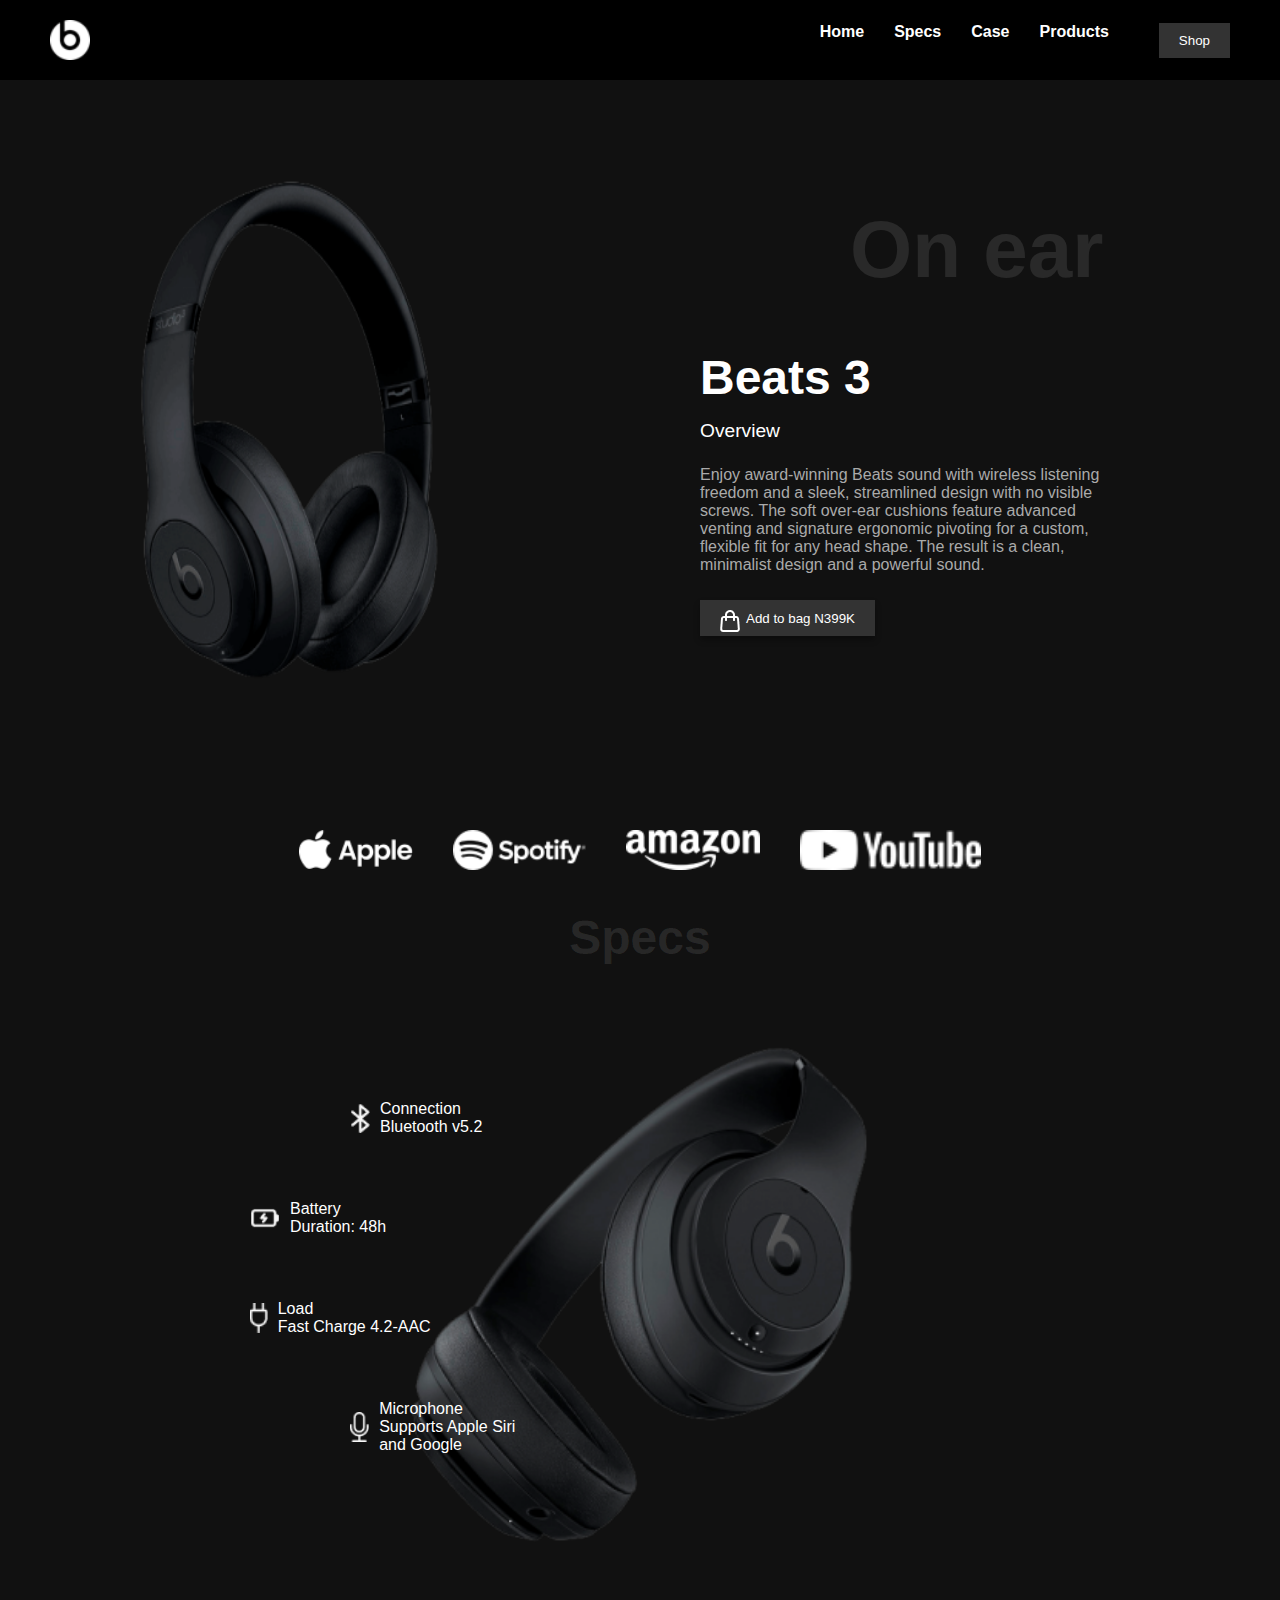
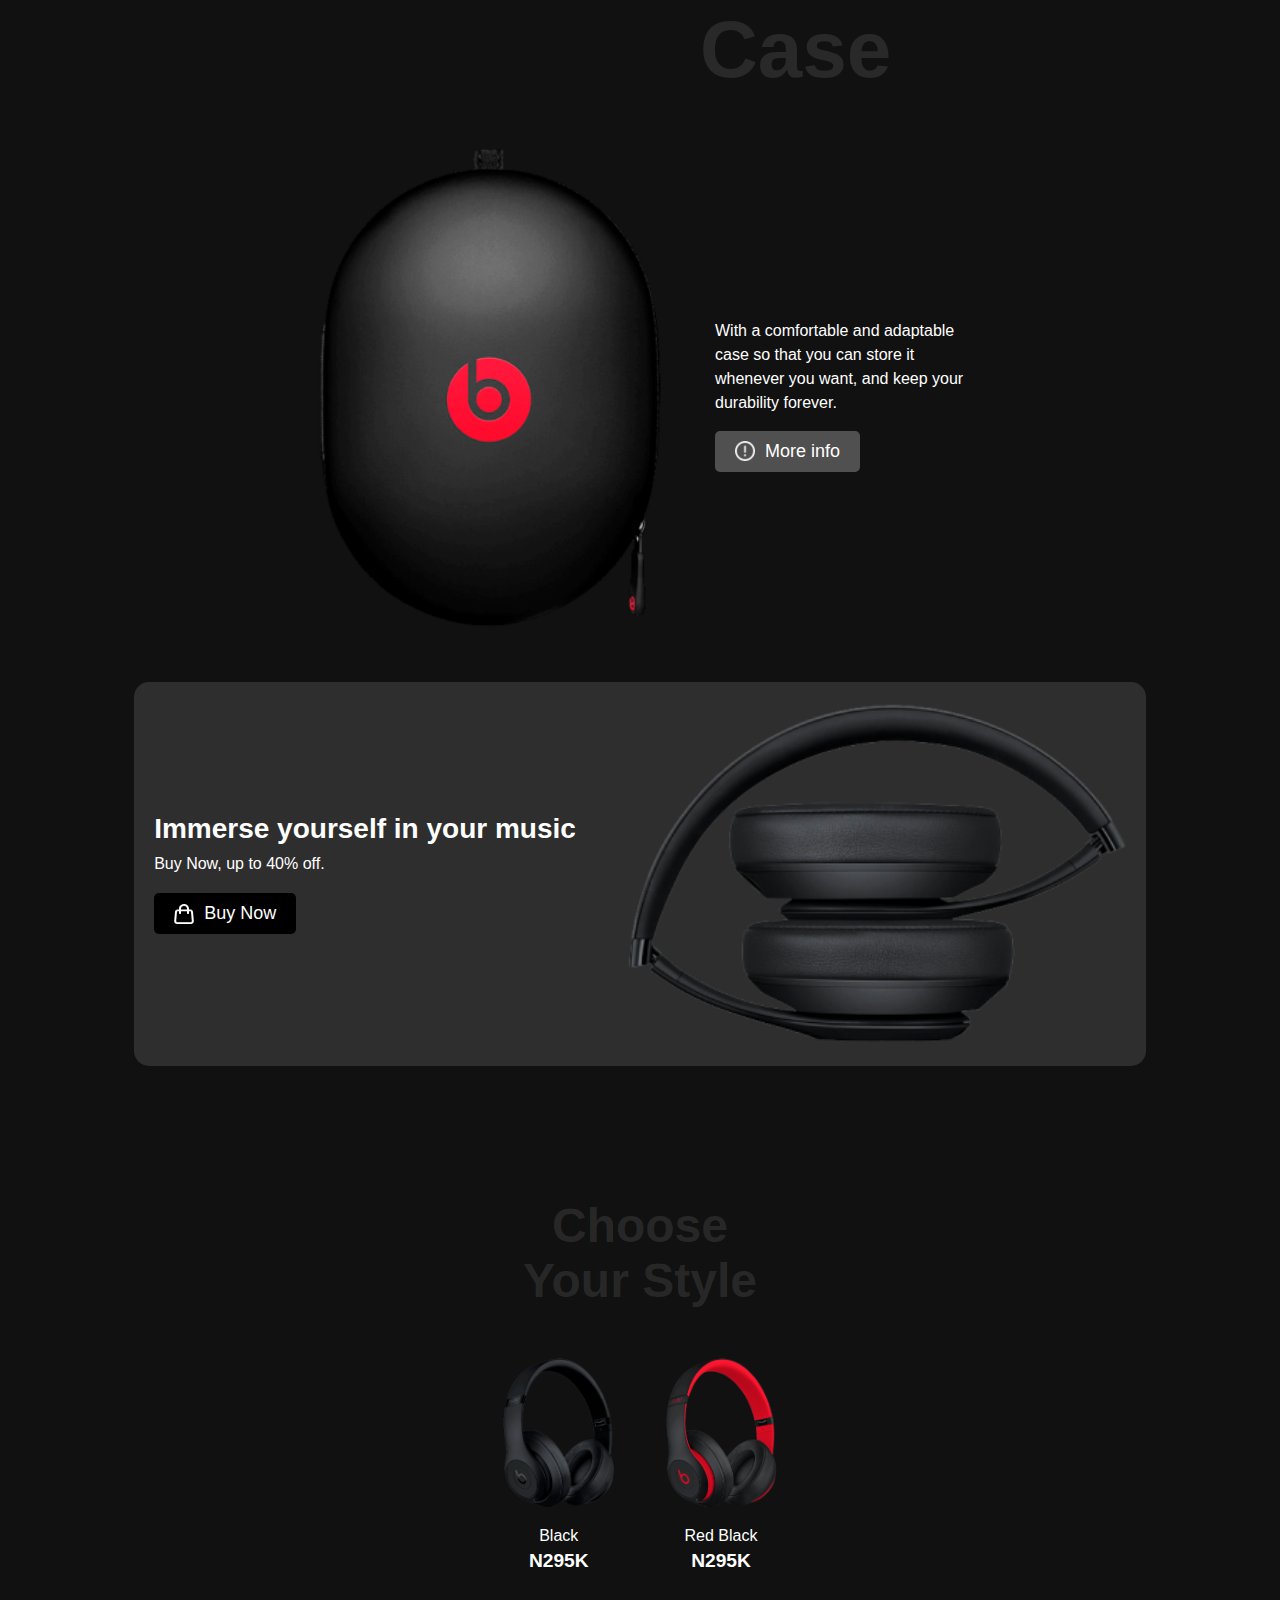
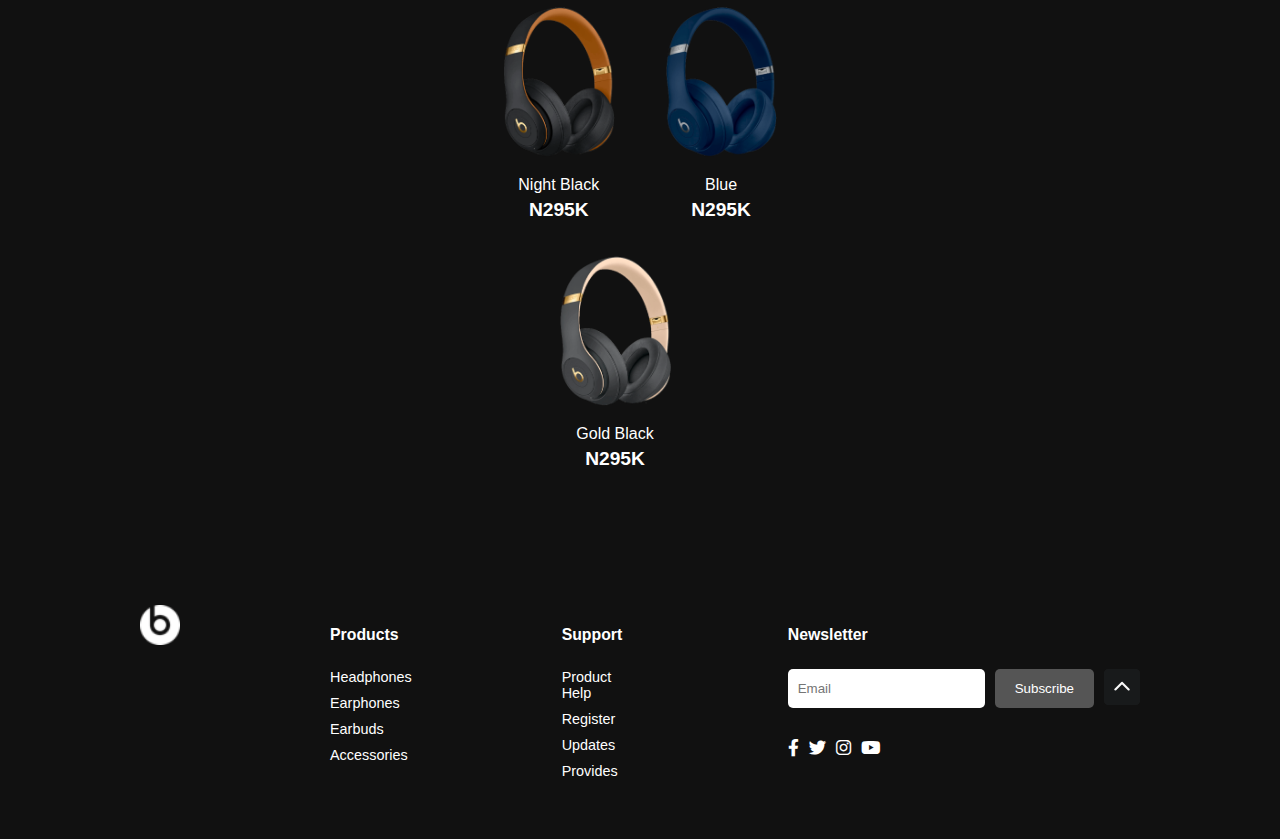
<file: Multi Web page Assignment/multipage assignment 1/index.html>
<!DOCTYPE html>
<html lang="en">
<head>
    <meta charset="UTF-8">
    <meta name="viewport" content="width=device-width, initial-scale=1.0">
    <title>Beats 3</title>
    <link rel="stylesheet" href="styles.css">
    <link rel="stylesheet" href="https://cdnjs.cloudflare.com/ajax/libs/font-awesome/6.0.0-beta3/css/all.min.css">
</head>
<body>
    <header>
        <img src="images/beatsLogo.png" alt="Logo" class="logo">
        <nav>
            <ul>
                <li><a href="#">Home</a></li>
                <li><a href="#">Specs</a></li>
                <li><a href="#">Case</a></li>
                <li><a href="#">Products</a></li>
                <a href="#"><button class="shop-button">Shop</button></a>
                
            </ul>
            
        </nav>
    </header>
    <section class="hero">
        <img src="images/black.png" alt="Headphones" class="hero-image">
        <div class="hero-text">
            <h1>On ear</h1>
            <h2>Beats 3</h2>
            <p class="overview">Overview</p>
            <p class="description">Enjoy award-winning Beats sound with wireless listening <br> freedom and a sleek, streamlined design with no visible <br> screws. The soft over-ear cushions feature advanced <br> venting and signature ergonomic pivoting for a custom, <br> flexible fit for any head shape. The result is a clean, <br> minimalist design and a powerful sound.</p>
            <button class="add-to-bag">Add to bag N399K</button>
            <!-- <span class="price">N399K</span> -->
        </div>
    </section>

    <section class="specs">
        <div class="brands">
            <img src="images/appleLogo.png" alt="Apple">
            <img src="images/spotifyLogo.png" alt="Spotify">
            <img src="images/amazonLogo.png" alt="Amazon">
            <img src="images/youtubeLogo.png" alt="YouTube">
        </div>
        <h2>Specs</h2>
        <div class="spec-details">
            <div class="spec-item"id="x">
                <img src="icons/bluetooth.png" alt="Bluetooth Icon">
                <div>
                    <p>Connection</p>
                    <p>Bluetooth v5.2</p>
                </div>
            </div>
            <div class="spec-item" id="u" >
                <img src="icons/battery.png" alt="Battery Icon">
                <div>
                    <p>Battery</p>
                    <p>Duration: 48h</p>
                </div>
            </div>
            <div class="spec-item"id="v">
                <img src="icons/charger.png" alt="Charging Icon">
                <div>
                    <p>Load</p>
                    <p>Fast Charge 4.2-AAC</p>
                </div>
            </div>
            <div class="spec-item" id="w">
                <img src="icons/mic.png" alt="Microphone Icon">
                <div>
                    <p>Microphone</p>
                    <p>Supports Apple Siri <br> and Google</p>
                </div>
            </div>
        </div>
        <img src="images/specsImage.png" alt="Headphones" class="spec-image">
    </section>
    
    <br>

    <br>    

    <br>

    <br>

    <br>

    <br>

    <br>    

    <br>

   
    <div class="container">
        <h1>Case</h1>
        <div class="content">
            <img src="images/caseImage.png" alt="Beats Case" class="case-image">
            <div class="descriptions">
                <p>With a comfortable and adaptable case so that you can store it whenever you want, and keep your durability forever.</p>
                <button class="more-info-button">
                    <img src="icons/group.png" alt="Info Icon" class="icon">
                    More info
                </button>
                
            </div>
        </div>
    </div>


    <div class="promo-section">
        <div class="promo-content">
            <div class="promo-text">
                <h2>Immerse yourself in your music</h2>
                <p>Buy Now, up to 40% off.</p>
                <button class="buy-now-button">
                    <img src="icons/shoppingBag.png" alt="Buy Icon" class="icon">
                    Buy Now
                </button>
            </div>
            <img src="images/buyNowSectionImage.png" alt="Headphones" class="promo-image">
        </div>
    </div>
    
<!-- Add this below your existing promo-section -->
<div class="choose-style-section">
    <h1>Choose <br> Your Style</h1>
    <div class="styles-row">
        <div class="style-option">
            <img src="images/black.png" alt="Black Headphones">
            <p>Black</p>
            <p class="price">N295K</p>
        </div>
        <div class="style-option">
            <img src="images/redBlack.png" alt="Red Black Headphones">
            <p>Red Black</p>
            <p class="price">N295K</p>
        </div>
    </div>
    <div class="styles-row">
        <div class="style-option">
            <img src="images/nightBlack.png" alt="Night Black Headphones">
            <p>Night Black</p>
            <p class="price">N295K</p>
        </div>
        <div class="style-option">
            <img src="images/blue.png" alt="Blue Headphones">
            <p>Blue</p>
            <p class="price">N295K</p>
        </div>

    </div>
    <div class="styles-row">
        <div class="style-option">
            <img src="images/twilightGray.png" alt="Gold Black Headphones">
            <p>Gold Black</p>
            <p class="price">N295K</p>
        </div>
        <div class="style-option">
            <!-- <img src="images/nightBlack.png" alt="Gold Black Headphones"> -->
            <!-- <p>Gold Black</p> -->
            <!-- <p class="price">N295K</p> -->
        </div>
    </div>
</div>

<!-- Add this HTML below your "Choose Your Style" section -->
<footer class="footer-section">
    <div class="footer-content">
        <div class="footer-logo">
            <img src="images/beatsLogo.png" alt="Logo">
        </div>
        <div class="footer-links">
            <div class="footer-column">
                <h4>Products</h4>
                <ul>
                    <li><a href="#">Headphones</a></li>
                    <li><a href="#">Earphones</a></li>
                    <li><a href="#">Earbuds</a></li>
                    <li><a href="#">Accessories</a></li>
                </ul>
            </div>
            <div class="footer-column">
                <h4>Support</h4>
                <ul>
                    <li><a href="#">Product Help</a></li>
                    <li><a href="#">Register</a></li>
                    <li><a href="#">Updates</a></li>
                    <li><a href="#">Provides</a></li>
                </ul>
            </div>
            <div class="footer-column">
                <h4>Newsletter</h4>
                <form>
                    <input type="email" placeholder="Email">
                    <button type="submit">Subscribe</button>
                    <a href="#" class="back-to-top"><img src="icons/upArrow.png" alt="Back to Top"></a>
                </form>
                <div class="footer-social">
                    <a href="#"><i class="fab fa-facebook-f"></i></a>
                    <a href="#"><i class="fab fa-twitter"></i></a>
                    <a href="#"><i class="fab fa-instagram"></i></a>
                    <a href="#"><i class="fab fa-youtube"></i></a>
                </div>
            </div>
        </div>
    </div>
</footer>


</body>
</html>
</file>
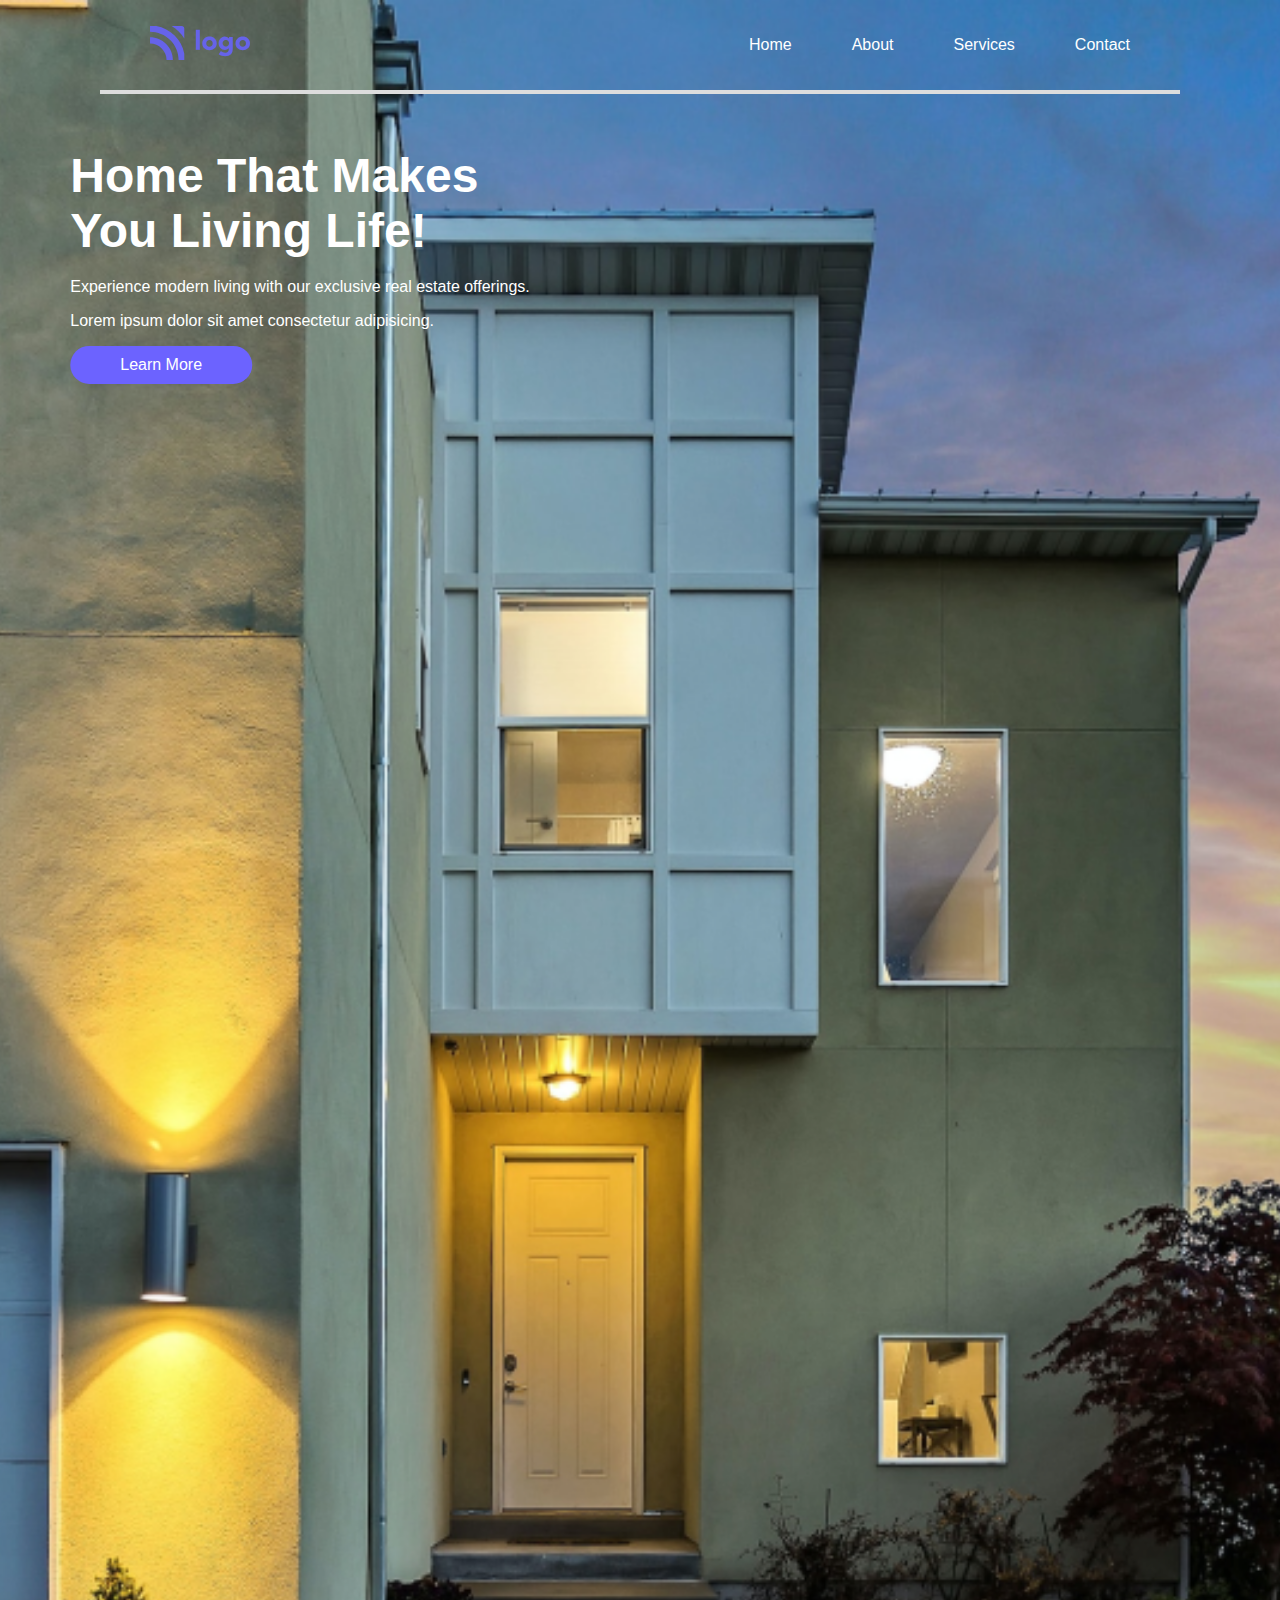
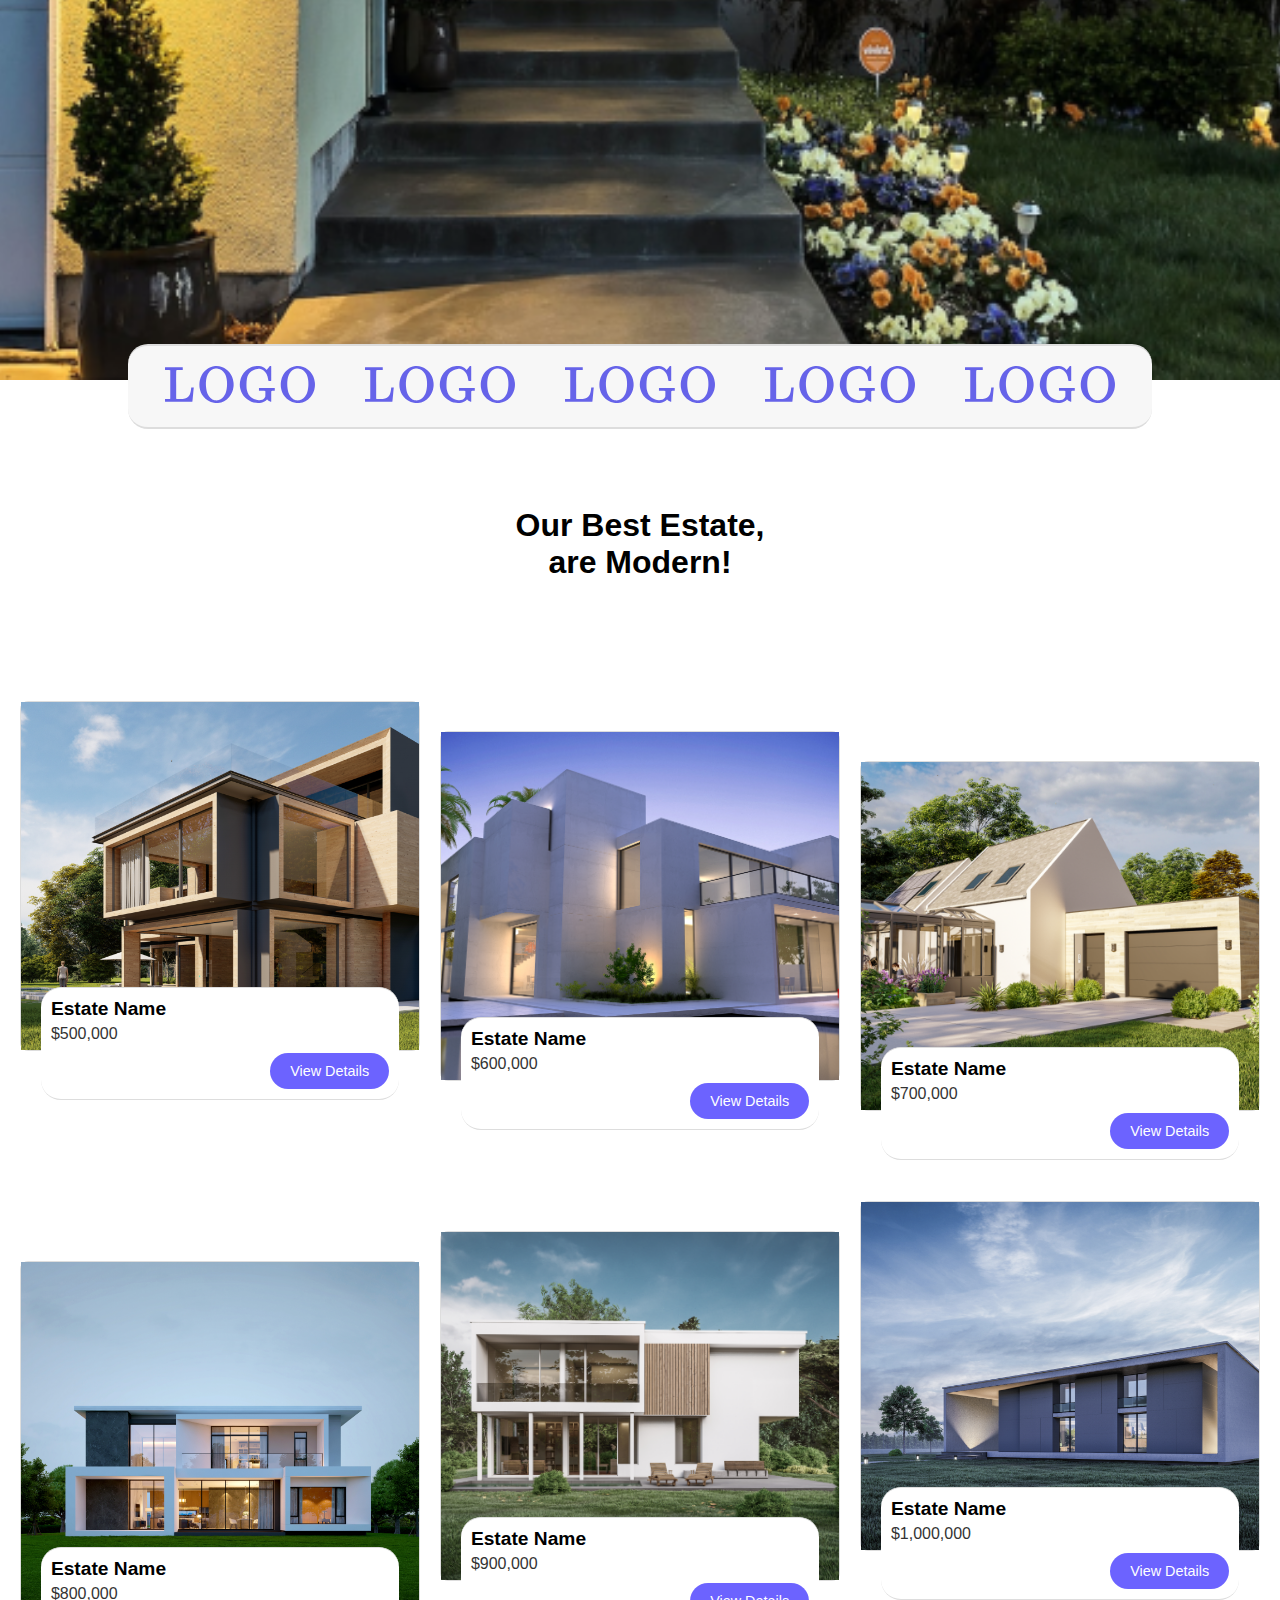
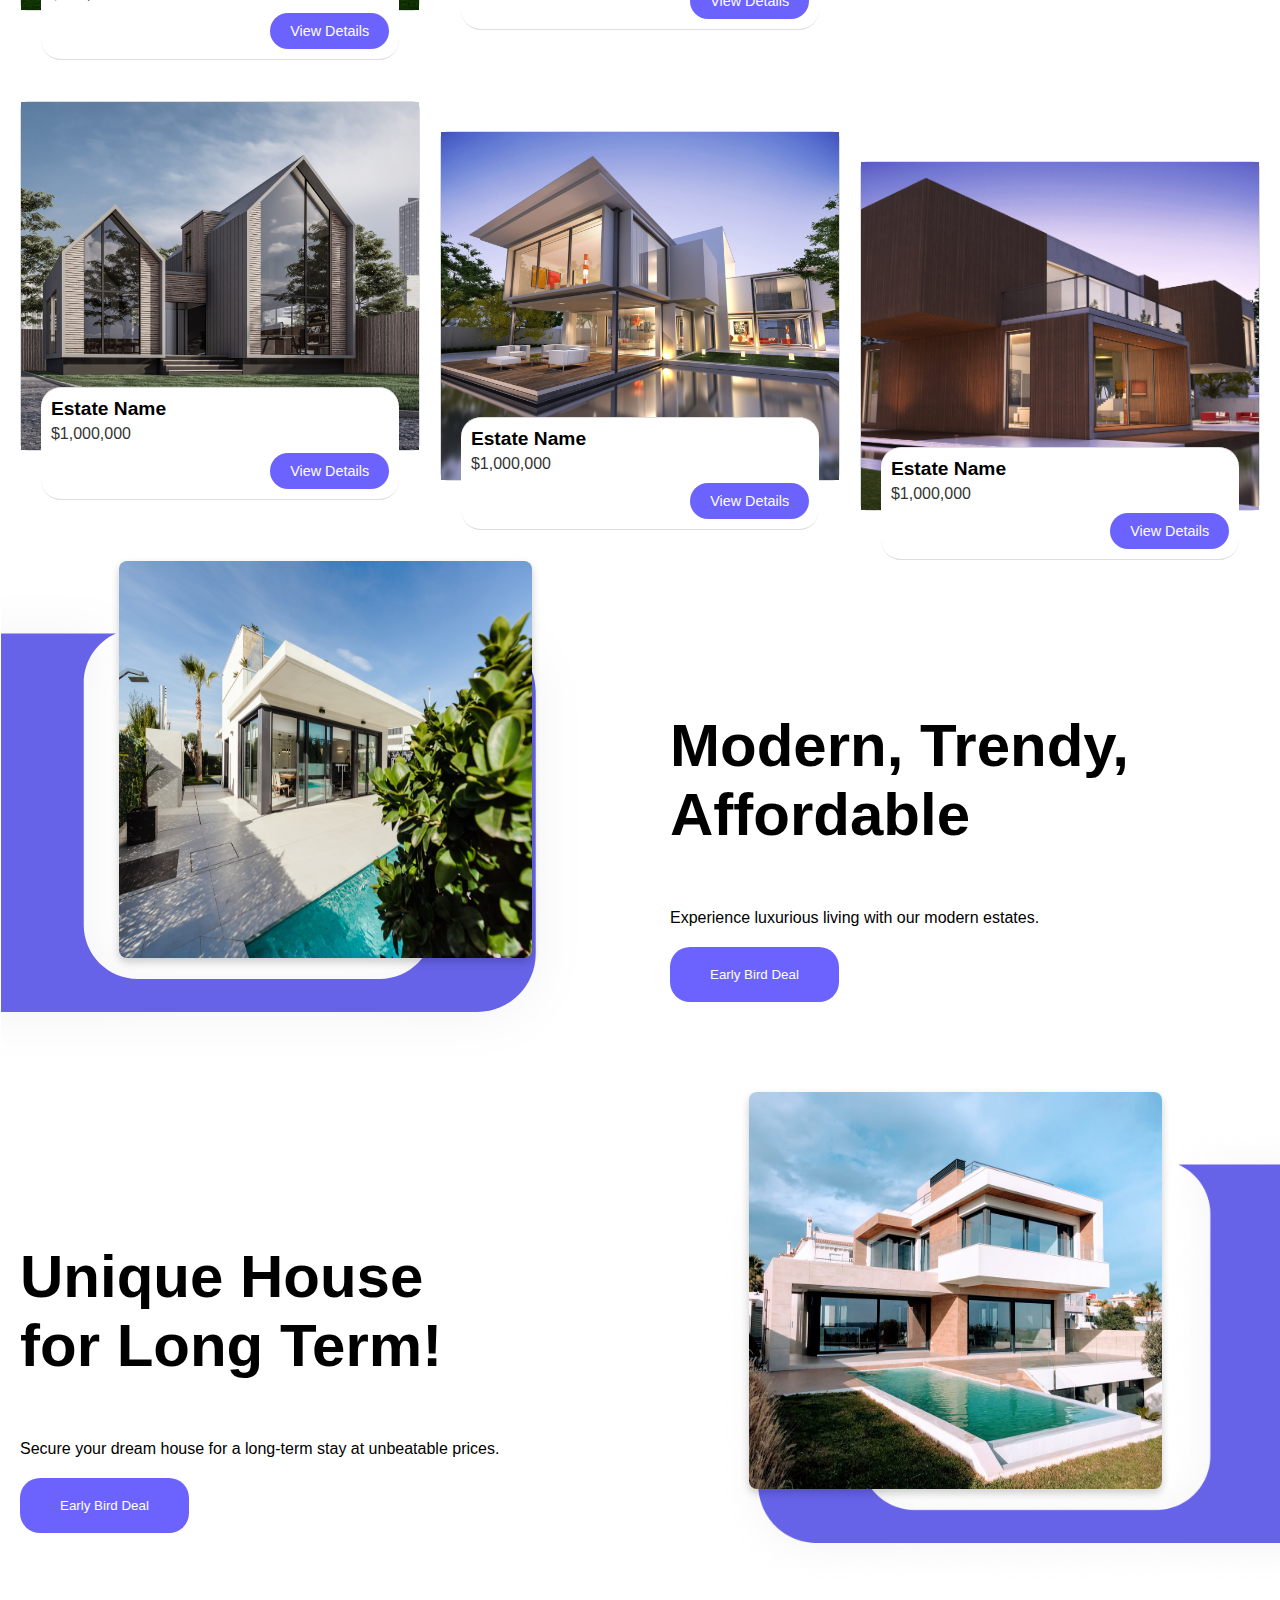
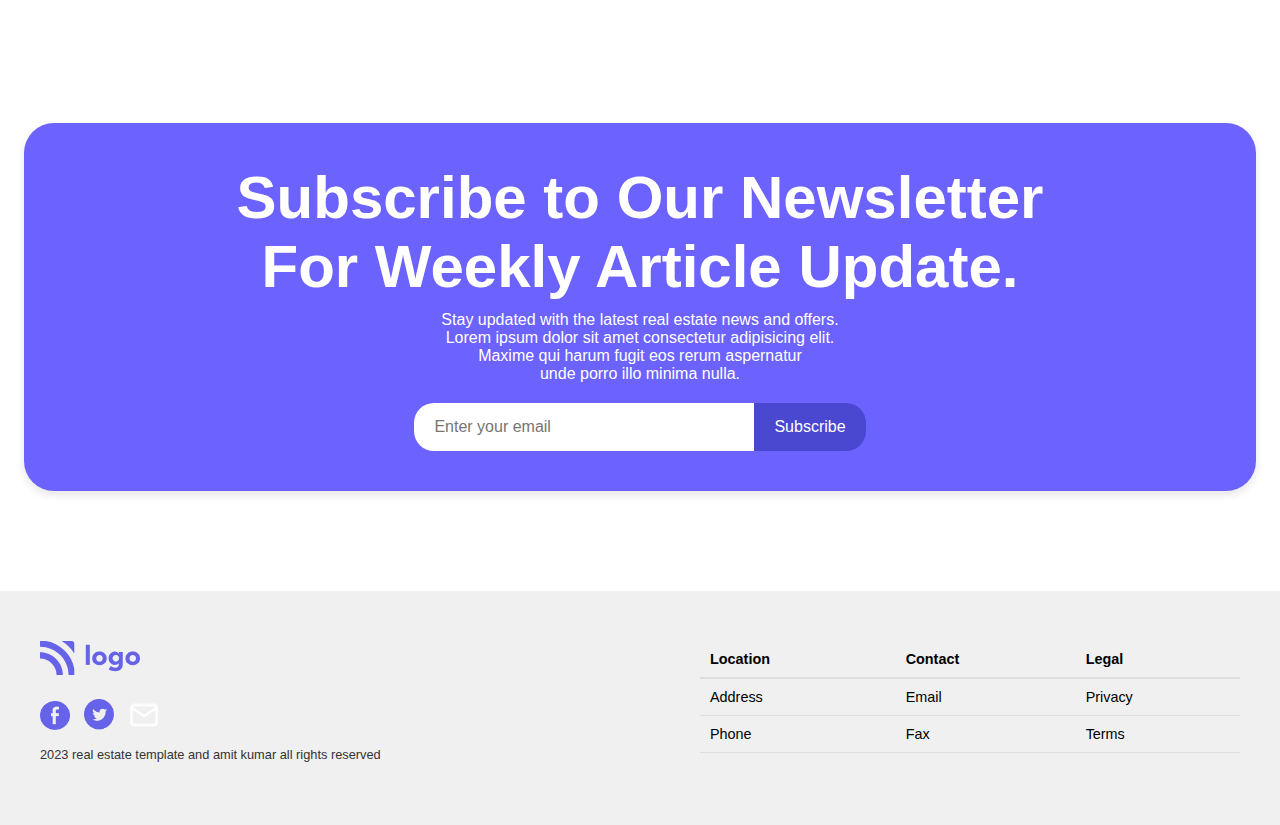
<file: Multi Web page Assignment/multipage Assignment 2/index.html>
<!DOCTYPE html>
<html lang="en">
  <head>
    <meta charset="UTF-8" />
    <meta name="viewport" content="width=device-width, initial-scale=1.0" />
    <title>Real Estate</title>
    <link rel="stylesheet" href="styles.css" />
  </head>
  <body>
    <header>
      <div class="navbar">
        <div class="logo">
          <img src="icons/Logo.svg" alt="Logo" />
        </div>
        <nav>
          <ul>
            <li><a href="#">Home</a></li>
            <li><a href="#">About</a></li>
            <li><a href="#">Services</a></li>
            <li><a href="#">Contact</a></li>
          </ul>
        </nav>
      </div>
      <div class="hero">
        <h1>
          Home That Makes <br />
          You Living Life!
        </h1>
        <p>
          Experience modern living with our exclusive real estate offerings.
        </p>
        <p>Lorem ipsum dolor sit amet consectetur adipisicing.</p>
        <button>Learn More</button>
      </div>
      <div class="logo-bar">
        <div class="logos">
          <div class="logo-item">
            <img src="icons/logoName.svg" alt="Logo 1" />
          </div>
          <div class="logo-item">
            <img src="icons/logoName.svg" alt="Logo 2" />
          </div>
          <div class="logo-item">
            <img src="icons/logoName.svg" alt="Logo 3" />
          </div>
          <div class="logo-item">
            <img src="icons/logoName.svg" alt="Logo 4" />
          </div>
          <div class="logo-item">
            <img src="icons/logoName.svg" alt="Logo 4" />
          </div>
          <!-- <div class="logo-item"><img src="icons/logoName.svg" alt="Logo 4"></div> -->
        </div>
      </div>
    </header>
    <section class="estate-section">
      <h2>Our Best Estate, <br> are Modern!</h2>
      <div class="estate-cards">
        <div class="card">
          <img src="images/cardImage1.png" alt="Estate 1" />
          <div class="card-info">
            <h3>Estate Name</h3>
            <p>$500,000</p>
            <button>View Details</button>
          </div>
        </div>
        <div class="card">
          <img src="images/cardImage2.png" alt="Estate 2" />
          <div class="card-info">
            <h3>Estate Name</h3>
            <p>$600,000</p>
            <button>View Details</button>
          </div>
        </div>
        <div class="card">
          <img src="images/cardImage3.png" alt="Estate 3" />
          <div class="card-info">
            <h3>Estate Name</h3>
            <p>$700,000</p>
            <button>View Details</button>
          </div>
        </div>
        <div class="card">
          <img src="images/cardImage4.png" alt="Estate 4" />
          <div class="card-info">
            <h3>Estate Name</h3>
            <p>$800,000</p>
            <button>View Details</button>
          </div>
        </div>
        <div class="card">
          <img src="images/cardImage5.png" alt="Estate 5" />
          <div class="card-info">
            <h3>Estate Name</h3>
            <p>$900,000</p>
            <button>View Details</button>
          </div>
        </div>
        <div class="card">
          <img src="images/cardImage6.png" alt="Estate 6" />
          <div class="card-info">
            <h3>Estate Name</h3>
            <p>$1,000,000</p>
            <button>View Details</button>
          </div>
        </div>
        <div class="card">
          <img src="images/cardImage7.png" alt="Estate 6" />
          <div class="card-info">
            <h3>Estate Name</h3>
            <p>$1,000,000</p>
            <button>View Details</button>
          </div>
        </div>
        <div class="card">
          <img src="images/cardImage8.png" alt="Estate 6" />
          <div class="card-info">
            <h3>Estate Name</h3>
            <p>$1,000,000</p>
            <button>View Details</button>
          </div>
        </div>
        <div class="card">
          <img src="images/cardImage9.png" alt="Estate 6" />
          <div class="card-info">
            <h3>Estate Name</h3>
            <p>$1,000,000</p>
            <button>View Details</button>
          </div>
        </div>
      </div>
    </section>
    <!DOCTYPE html>
<html lang="en">
<head>
    <meta charset="UTF-8" />
    <meta name="viewport" content="width=device-width, initial-scale=1.0" />
    <title>Real Estate</title>
    <link rel="stylesheet" href="styles.css" />
</head>
<body>
  <section class="real-estate-promo">
    <div class="promo-card card1 ">
        <div class="image-wrapper">
            <img src="icons/featureImageBg1.svg" class="background-design" alt="Background Design">
            <img src="images/featuresImage2.png" alt="Modern House" class="main-image">
        </div>
        <div class="promo-info">
            <h3>Modern, Trendy, Affordable</h3>
            <p>Experience luxurious living with our modern estates.</p>
            <button>Early Bird Deal</button>
        </div>
    </div>
    <div class="promo-card card2 reverse">
      <div class="image-wrapper">
        <img src="icons/featureImageBg2.png" class="background-design" alt="Background Design">
        <img src="images/featuresImage1.png" alt="Unique House" class="main-image">
    </div>
        <div class="promo-info">
            <h3>Unique House <br> for Long Term!</h3>
            <p>Secure your dream house for a long-term stay at unbeatable prices.</p>
            <button>Early Bird Deal</button>
        </div>

    </div>
    <div class="newsletter-signup">
        <h3>Subscribe to Our Newsletter <br> For Weekly Article Update.</h3>
        <p>Stay updated with the latest real estate news and offers. <br> Lorem ipsum dolor sit amet consectetur adipisicing elit. <br>Maxime qui harum fugit eos rerum aspernatur <br>unde porro illo minima nulla.</p>
        <div class="signup-form">
            <input type="email" placeholder="Enter your email">
            <button>Subscribe</button>
        </div>
    </div>
</section>

<footer>
  <div class="footer-container">
      <div class="footer-left">
          <img src="icons/Logo.svg" alt="Logo" class="footer-logo">
          <div class="social-icons">
              <img src="icons/facebook.png" alt="Facebook">
              <img src="icons/twitter.png" alt="Twitter">
              <img src="icons/mail.png" alt="Instagram">
          </div>
          <p>2023 real estate template and amit kumar all rights reserved</p>
      </div>
      <div class="footer-right">
          <table>
              <tr>
                  <th>Location</th>
                  <th>Contact</th>
                  <th>Legal</th>
              </tr>
              <tr>
                  <td>Address</td>
                  <td>Email</td>
                  <td>Privacy</td>
              </tr>
              <tr>
                  <td>Phone</td>
                  <td>Fax</td>
                  <td>Terms</td>
              </tr>
          </table>
      </div>
  </div>
</footer>

  </body>
</html>
</file>
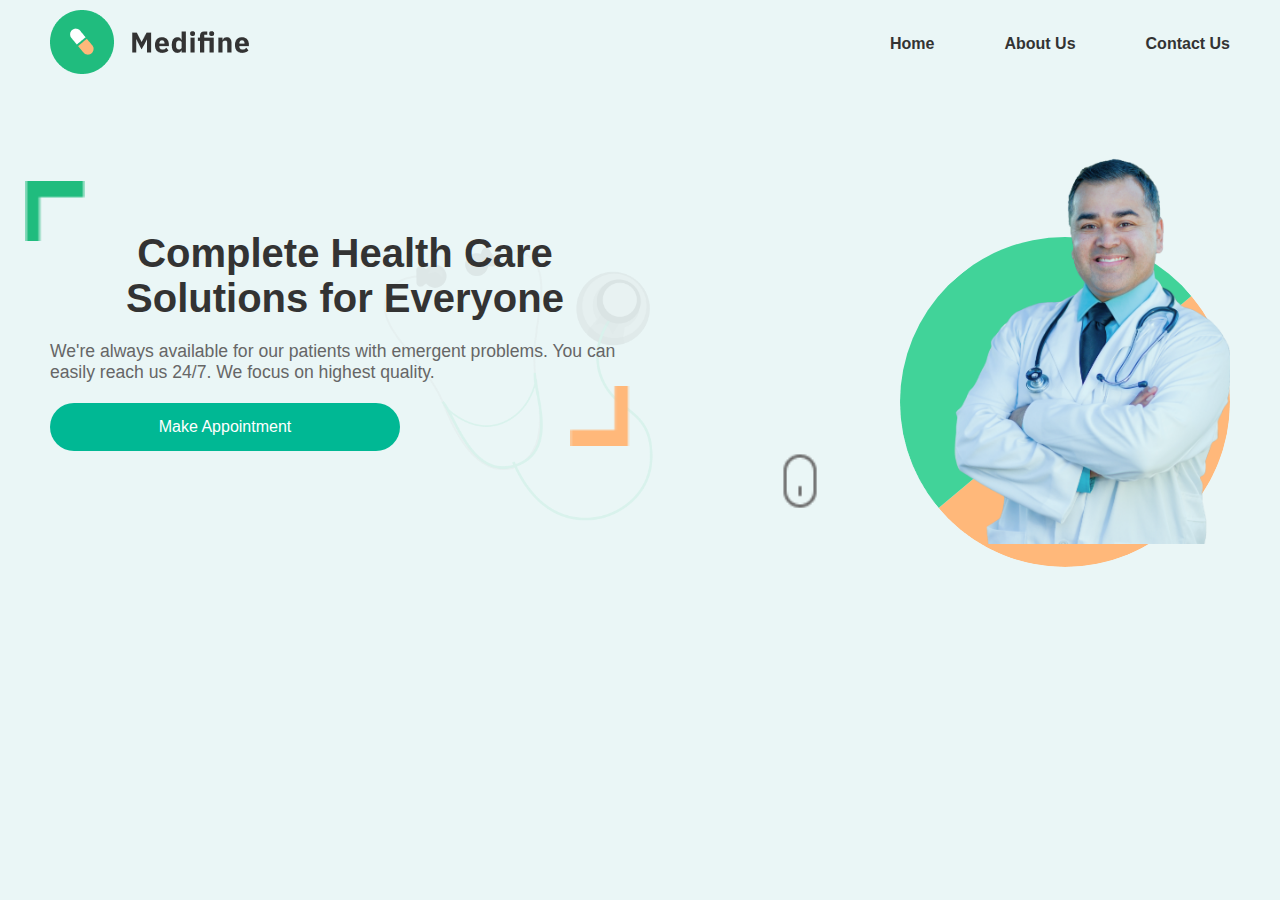
<file: Multi Web page Assignment/multipage assignment3/index.html>
<!DOCTYPE html>
<html lang="en">
<head>
    <meta charset="UTF-8">
    <meta name="viewport" content="width=device-width, initial-scale=1.0">
    <title>Medifine</title>
    <link rel="stylesheet" href="styles.css">
</head>
<body>
    <header>
        <div class="logo">
            <img src="Assests/logo.png" alt="Medifine Logo">
        </div>  
        <nav>
            <ul>
                <li><a href="index.html">Home</a></li>
                <li><a href="about.html">About Us</a></li>
                <li><a href="contact.html">Contact Us</a></li>
            </ul>
        </nav>
    </header>
    <section class="home">
        <div class="content">
            <div class="background-image"></div>
            <h2>Complete Health Care Solutions for Everyone</h2>
            <p>We're always available for our patients with emergent problems. You can easily reach us 24/7. We focus on highest quality.</p>
            <button class="button" >Make Appointment</button>
            <div class="top-left-image">
                <img src="Assests/topAngle.png" alt="Top Left Image">
            </div>
            <div class="bottom-right-image">
                <img src="Assests/bottomAngle.png" alt="Bottom Right Image">
            </div>
            <div class="outside-image">
                <img src="Assests/mouse.png" alt="Outside Image">
            </div>
        </div>
        <div class="images">
            <div class="background-images">
                <img src="Assests/greenBox.png" alt="Green Circle" class="green-circle image">
                <img src="Assests/yellowBox.png" alt="Yellow Circle" class="yellow-circle image">
            </div>
            <img src="Assests/doctor.png" alt="Doctor" class="doctor">
        </div>
    </section>
</body>
</html>
</file>
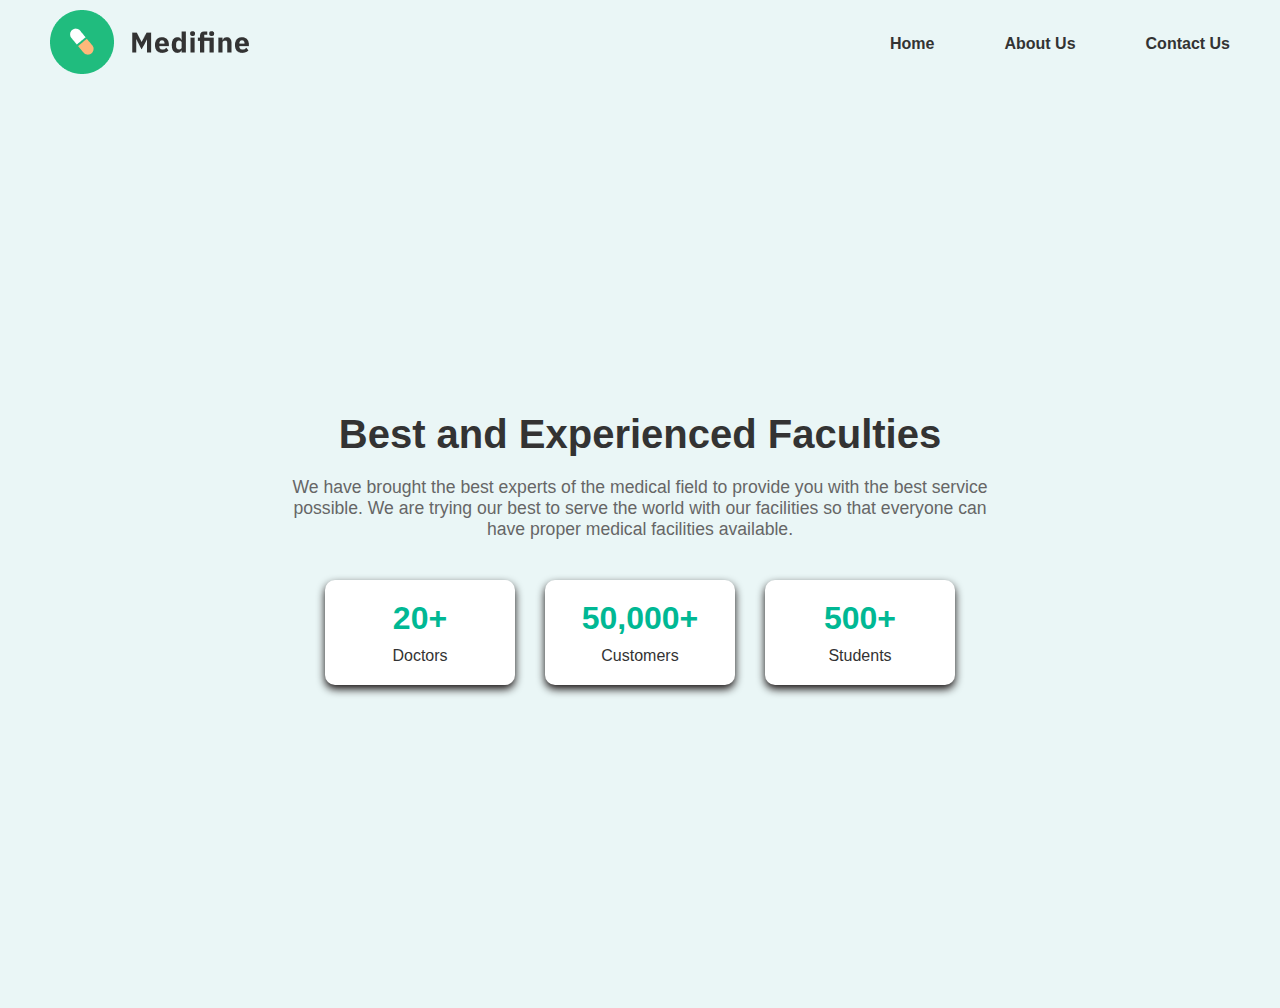
<file: Multi Web page Assignment/multipage assignment3/about.html>
<!DOCTYPE html>
<html lang="en">
<head>
    <meta charset="UTF-8">
    <meta name="viewport" content="width=device-width, initial-scale=1.0">
    <title>About Us - Medifine</title>
    <link rel="stylesheet" href="styles.css">
</head>
<body>
    <header>
        <div class="logo">
            <img src="Assests/logo.png" alt="Medifine Logo">
        </div>
        <nav>
            <ul>
                <li><a href="index.html">Home</a></li>
                <li><a href="about.html">About Us</a></li>
                <li><a href="contact.html">Contact Us</a></li>
            </ul>
        </nav>
    </header>
    <section class="about">
        <div class="content">
            <h2>Best and Experienced Faculties</h2>
            <p>We have brought the best experts of the medical field to provide you with the best service possible. We are trying our best to serve the world with our facilities so that everyone can have proper medical facilities available.</p>
            <div class="stats">
                <div class="stat-item">
                    <h3>20+</h3>
                    <p>Doctors</p>
                </div>
                <div class="stat-item">
                    <h3>50,000+</h3>
                    <p>Customers</p>
                </div>
                <div class="stat-item">
                    <h3>500+</h3>
                    <p>Students</p>
                </div>
            </div>
        </div>
    </section>
</body>
</html>
</file>
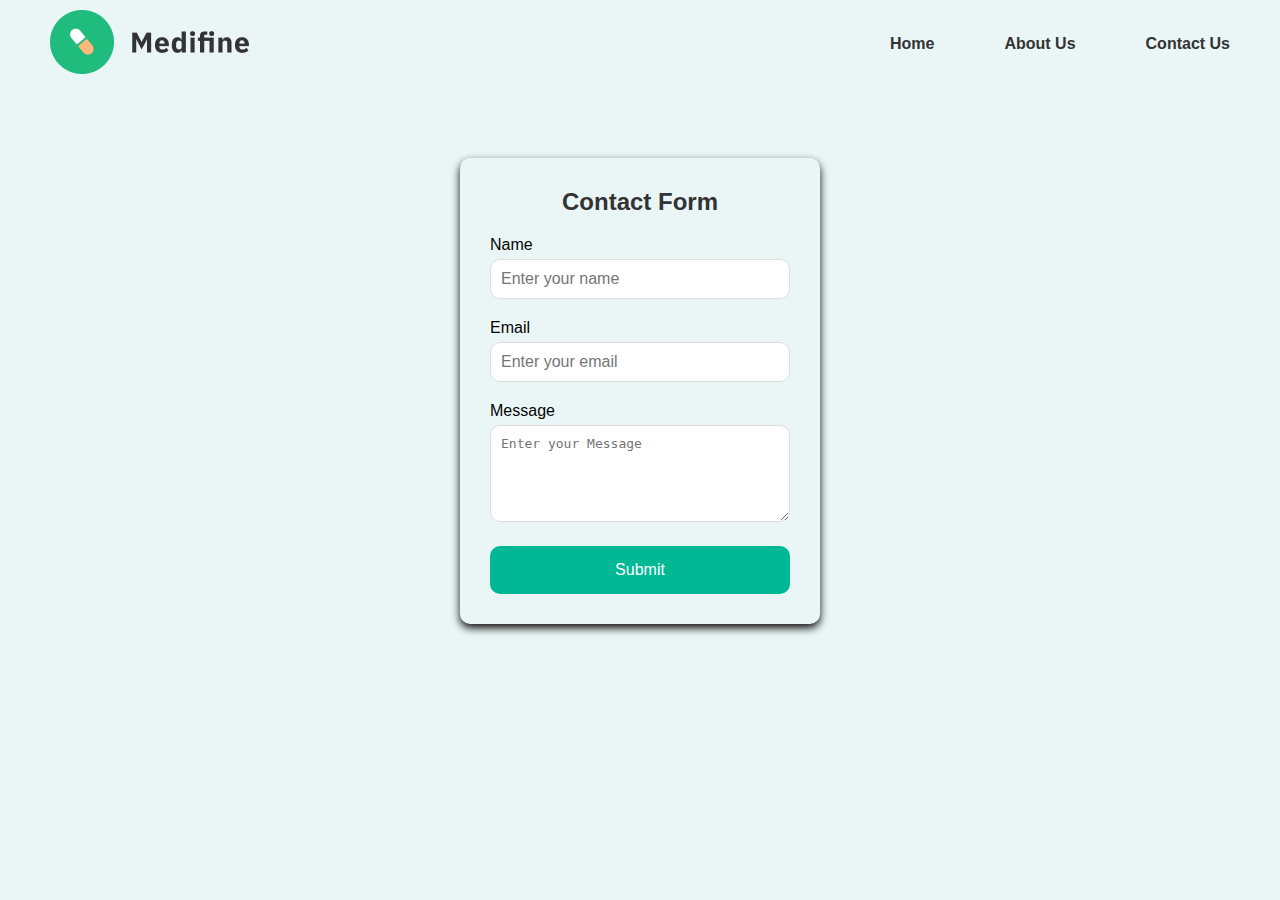
<file: Multi Web page Assignment/multipage assignment3/contact.html>
<!DOCTYPE html>
<html lang="en">
<head>
    <meta charset="UTF-8">
    <meta name="viewport" content="width=device-width, initial-scale=1.0">
    <title>About Us - Medifine</title>
    <link rel="stylesheet" href="styles.css">
</head>
<body>
    <header>
        <div class="logo">
            <img src="Assests/logo.png" alt="Medifine Logo">
        </div>
        <nav>
            <ul>
                <li><a href="index.html">Home</a></li>
                <li><a href="about.html">About Us</a></li>
                <li><a href="contact.html">Contact Us</a></li>
            </ul>
        </nav>
    </header>
    <section class="contact">
        <div class="container">
            <h2>Contact Form</h2>
            <form>
                <div class="form-group">
                    <label for="name">Name</label>
                    <input type="text" id="name" name="name" required placeholder="Enter your name" >
                </div>
                <div class="form-group">
                    <label for="email">Email</label>
                    <input type="email" id="email" name="email" required placeholder="Enter your email" >
                </div>
                <div class="form-group">
                    <label for="message">Message</label>
                    <textarea id="message" name="message" rows="5" required placeholder="Enter your Message" ></textarea>
                </div>
                <button type="submit">Submit</button>
            </form>
        </div>
    </section>
</body>
</html>
</file>
<file: Multi Web page Assignment/multipage assignment 1/styles.css>
/* styles.css */
body {
    font-family: Arial, sans-serif;
    color: white;
    background-color: #111;
    margin: 0;
    padding: 0;
}

header {
    display: flex;
    justify-content: space-between;
    align-items: center;
    padding: 20px 50px;
    background-color: #000;
}

.logo {
    height: 40px;
}

nav ul {
    list-style: none;
    display: flex;
    gap: 30px;
    margin: 0;
    padding: 0;
}

nav a {
    color: white;
    text-decoration: none;
    font-weight: bold;
}


.hero {
    display: flex;
    align-items: center;
    padding: 100px 50px;
    background-color: #111;

}

.hero-image {
    height: 500px;
    width: 300px;
    margin-left: 90px;
}

.hero-text {
    width: 60%;
    text-align: left;
    padding-left: 50px;
}

.hero h1 {
    font-size: 5em;
    color: rgba(255, 255, 255, 0.1);
    position: absolute;
    left: 850px;
    top: 150px;
}

.hero h2 {
    font-size: 3em;
    margin: 0;
    position: absolute;
    left: 700px;
    top: 350px;
}

.overview {
    font-size: 1.2em;
    margin: 20px 0 10px;
    position: absolute;
    left: 700px;
    top: 400px;
}

.description {
    font-size: 1em;
    color: #aaa;
    margin-bottom: 20px;
    position: absolute;
    left: 700px;
    top: 450px;
}


.price {
    font-size: 1.2em;
}

/* Style for the shop button with shading */
.shop-button {
    background-color: #333;
    color: white;
    border: none;
    padding: 10px 20px;
    cursor: pointer;
    margin-left: 20px;
    box-shadow: 0 4px 6px rgba(0, 0, 0, 0.3);
    transition: background-color 0.3s, box-shadow 0.3s;
}

.shop-button:hover {
    background-color: #555;
    box-shadow: 0 6px 8px rgba(0, 0, 0, 0.4);
}

/* Style for the add to bag button with cart icon */
.add-to-bag {
    background-color: #333;
    color: white;
    border: none;
    padding: 10px 20px;
    cursor: pointer;
    margin-right: 20px;
    position: absolute;
    left: 700px;
    top: 600px;
    display: flex;
    align-items: center;
    gap: 10px;
    box-shadow: 0 4px 6px rgba(0, 0, 0, 0.3);
    transition: background-color 0.3s, box-shadow 0.3s;
}

.add-to-bag:hover {
    background-color: #555;
    box-shadow: 0 6px 8px rgba(0, 0, 0, 0.4);
}

.add-to-bag::before {
    content: url(icons/shoppingBag.png); /* Update this to the path of your cart icon */
    display: inline-block;
    width: 16px; /* Adjust size as needed */
    height: 16px; /* Adjust size as needed */
}

/* Styles for the specs section */
.specs {
    text-align: center;
    padding: 50px;
}



.brands {
    display: flex;
    justify-content: center;
    gap: 40px;
    margin-bottom: 30px;
}

.brands img {
    height: 40px;
}

.specs h2 {
    font-size: 3em;
    color: rgba(255, 255, 255, 0.1);
    margin-bottom: 50px;
}

.spec-details {
    display: flex;
    justify-content: center;
    gap: 50px;
    margin-bottom: 30px;
}

.spec-item {
    display: flex;
    align-items: center;
    gap: 10px;
}

.spec-item img {
    height: 30px;
}

.spec-item div {
    text-align: left;
}

.spec-item p {
    margin: 0;
}

.spec-image {
    height: 500px;
}

#x{
    position: absolute;
    left: 350px;
    top: 1100px;
}

#u{
    position: absolute;
    left: 250px;
    top: 1200px;
}

#v{
    position: absolute;
    left: 250px;
    top: 1300px;
}

#w{
    position: absolute;
    left: 350px;
    top: 1400px;
}


.container h1 {
    font-size: 80px;
    color: gray;
    margin-bottom: 20px;
}

.content {
    display: flex;
    justify-content: center;
    align-items: center;
    gap: 50px;
}

.case-image {
    width: 350px;
    height: auto;
}

.descriptions {
    max-width: 250px;
    text-align: left;
}

.descriptions  p {
    line-height: 1.5;
}



.more-info-button:hover {
    background-color: #787878;
}

.more-info-button {
    display: inline-flex;
    align-items: center;
    gap: 10px; /* Space between the icon and text */
    padding: 10px 20px;
    font-size: 18px;
    background-color: #505050;
    color: white;
    border: none;
    border-radius: 5px;
    cursor: pointer;
    transition: background-color 0.3s;
}


.more-info-button .icon {
    width: 20px;  /* Adjust the size of the icon */
    height: 20px; /* Adjust the size of the icon */
}



.container h1{
    /* font-size: 3em; */
    color: rgba(255, 255, 255, 0.1);
    /* margin-bottom: 50px; */
    position: absolute;
    left: 700px;
    top: 1550px;
}

/* Style for the promo section */
.promo-section {
    margin-top: 50px;
    padding: 20px;
    display: flex;
    justify-content: center;
    background-color: #2E2E2E;
    border-radius: 15px;
    width: fit-content;
    margin: 50px auto; /* Center the section horizontally */
}

.promo-content {
    display: flex;
    align-items: center;
    gap: 50px;
}

.promo-text {
    color: white;
}

.promo-text h2 {
    font-size: 28px;
    margin: 0 0 10px;
}

.promo-text p {
    font-size: 16px;
    margin: 0 0 20px;
}

.buy-now-button {
    display: inline-flex;
    align-items: center;
    gap: 10px;
    padding: 10px 20px;
    font-size: 18px;
    background-color: #000;
    color: white;
    border: none;
    border-radius: 5px;
    cursor: pointer;
    transition: background-color 0.3s;
}

.buy-now-button:hover {
    background-color: #333;
}

.buy-now-button .icon {
    width: 20px;
    height: 20px;
}

.promo-image {
    width: 500px; /* Adjust as needed */
    height: auto;
}


/* Add this CSS below your existing promo-section styles */
.choose-style-section {
    text-align: center;
    padding: 50px;
    background-color: #111;
}

.choose-style-section h1 {
    font-size: 3em;
    color: rgba(255, 255, 255, 0.1);
    margin-bottom: 50px;
}

.styles-row {
    display: flex;
    justify-content: center;
    gap: 50px;
    margin-bottom: 30px;
}

.style-option {
    text-align: center;
}

.style-option img {
    height: 150px;
    width: auto;
    margin-bottom: 10px;
}

.style-option p {
    margin: 5px 0;
}

.style-option .price {
    font-size: 1.2em;
    font-weight: bold;  
}

/* Add this CSS below your existing styles */
.footer-section {
    background-color: #111;
    padding: 50px 0;
    color: #fff;
    font-size: 0.9em;
}

.footer-content {
    display: flex;
    justify-content: flex-start;
    align-items: flex-start;
    max-width: 1000px;
    margin: 0 auto;
    padding: 0 20px;
    gap: 150px; /* Adjusted gap */
}

.footer-logo img {
    height: 40px;
}

.footer-links {
    display: flex;
    gap: 150px; /* Reduced the gap to bring columns closer */
}

.footer-column {
    display: flex;
    flex-direction: column;
    gap: 10px;
}

.footer-column h4 {
    font-size: 1.1em;
    margin-bottom: 15px;
}

.footer-column ul {
    list-style: none;
    padding: 0;
    margin: 0;
}

.footer-column ul li {
    margin-bottom: 10px;
}

.footer-column ul li a {
    color: #fff;
    text-decoration: none;
    transition: color 0.3s;
}

.footer-column ul li a:hover {
    color: #aaa;
}

.footer-column form {
    display: flex;
    gap: 10px;
    margin-bottom: 20px;
}

.footer-column form input[type="email"] {
    padding: 10px;
    border: none;
    border-radius: 5px;
    flex: 1;
}

.footer-column form button {
    padding: 10px 20px;
    border: none;
    background-color: #555;
    color: #fff;
    border-radius: 5px;
    cursor: pointer;
    transition: background-color 0.3s;
}

.footer-column form button:hover {
    background-color: #333;
}

.footer-social {
    display: flex;
    gap: 10px;
}

.footer-social a {
    color: #fff;
    font-size: 1.2em;
    transition: color 0.3s;
}

.footer-social a:hover {
    color: #aaa;
}
</file>
<file: Multi Web page Assignment/multipage Assignment 2/styles.css>
/* General Styles */
body {
    font-family: Arial, sans-serif;
    margin: 0;
    padding: 0;
    overflow-x: hidden; /* Prevent horizontal scrolling */
    justify-content: center;
}

header {
    background: url('images/mainBackground.png') no-repeat center center/cover;
    color: white;
    height: 220vh; /* Full viewport height */
    position: relative;
}

.navbar {
    display: flex;
    justify-content: space-between;
    align-items: center;
    padding: 20px;
    border-bottom: 4px solid #ddd; /* Adding line below the navbar */
    margin-left: 100px;
    margin-right: 100px;
    /* background-color: rgba(0, 0, 0, 0.5); */
}

.navbar .logo img {
    width: 100px;
    margin-left: 30px;
}

.navbar nav ul {
    list-style: none;
    display: flex;
    gap: 60px;
    margin-right: 30px;
}

.navbar nav ul li {
    display: inline;
}

.navbar nav ul li a {
    color: white;
    text-decoration: none;
}



.hero {
    position: absolute;
    top: 250px;
    left: 300px;
    transform: translate(-50%, -50%);
    /* text-align: center; */
}

.hero h1 {
    font-size: 3em;
    margin-bottom: 20px;
}


.hero button {
    background-color: #6C63FF;
    border: none;
    padding: 10px 50px;
    color: white;
    font-size: 1em;
    cursor: pointer;
    border-radius: 30px;
}


.logo-bar {
    position: absolute;
    margin-bottom: 50px;
    bottom: -5%;/*  Adjust position to be half inside and half outside */
    left: 50%;
    transform: translateX(-50%);
    width: 80%; /* Adjust width as needed */
    background-color: #f7f7f7;
    padding: 20px 0;
    border-radius: 20px;
    border-top: 2px solid #ddd;
    border-bottom: 2px solid #ddd;
}

.logos {
    display: flex;
    justify-content: center;
    gap: 50px;
    
}

.logos .logo-item img {
    width: 150px; /* Adjust size as necessary */
    height: auto;
}


/* Media Queries */
@media (max-width: 768px) {
    .navbar {
        flex-direction: column;
    }

    .hero h1 {
        font-size: 2em;
    }

    .hero p {
        font-size: 1em;
    }

    .hero button {
        padding: 10px 15px;
        font-size: 0.9em;
    }

    .logo-bar {
        width: 90%; /* Adjust width for smaller screens */
    }

    .navbar nav ul {
        flex-direction: column;
        gap: 10px;
        margin: 0;
    }
}


.estate-section {
    text-align: center;
    padding: 100px 20px 50px; /* Adjust padding to ensure spacing below the header */
}

.estate-section h2 {
    font-size: 2em;
    margin-bottom: 50px;
}

.estate-cards {
    display: grid;
    grid-template-columns: repeat(3, 1fr); /* 3 cards per row */
    gap: 20px;
    justify-content: center;
}

.card {
    position: relative;
    background-color: white;
    border: 1px solid #ddd;
    border-radius: 8px;
    overflow: visible; /* Change this to ensure overflow content is visible */
    width: 100%; /* Ensure cards take full width of grid columns */
    text-align: left;
    display: flex;
    flex-direction: column;
    justify-content: flex-start;
    height: 350px; /* Same height for all cards */
    box-sizing: border-box; /* Include padding and border in height and width calculations */
}


/* Positioning the cards to create the staggered effect */
.card:nth-child(1) {
    margin-top: 70px;
}

.card:nth-child(2) {
    margin-top: 100px;
}

.card:nth-child(3) {
    margin-top: 130px;
}

.card:nth-child(4) {
    margin-top: 130px;
}

.card:nth-child(5) {
    margin-top: 100px;
}

.card:nth-child(6) {
    margin-top: 70px;
}

.card:nth-child(7) {
    margin-top: 70px;
}

.card:nth-child(8) {
    margin-top: 100px;
}

.card:nth-child(9) {
    margin-top: 130px;
}

.card img {
    width: 100%;
    height: 100%;
    object-fit: cover;
}

.card-info {
    position: absolute;
    bottom: -50px; /* Adjust as needed */
    left: 5%;
    right: 5%;
    background: rgb(255, 255, 255);
    padding: 10px;
    border-radius: 20px;
    border-top: 1px solid #ddd;
    border-bottom: 1px solid #ddd;
    display: flex;
    flex-direction: column;
    align-items: flex-start;
    z-index: 1;
}

.card-info h3 {
    margin-top: 0;
    font-size: 1.2em;
    margin-bottom: 5px;
}

.card-info p {
    margin: 0;
    font-size: 1em;
    color: #333;
    margin-bottom: 10px;
}

.card-info button {
    align-self: flex-end;
    background-color: #6C63FF;
    border: none;
    padding: 10px 20px;
    color: white;
    cursor: pointer;
    font-size: 0.9em;
    border-radius: 20px;
}

/* Media Queries */
@media (max-width: 768px) {
    .navbar {
        flex-direction: column;
    }

    .hero h1 {
        font-size: 2em;
    }

    .hero p {
        font-size: 1em;
    }

    .hero button {
        padding: 10px 15px;
        font-size: 0.9em;
    }

    .estate-cards {
        grid-template-columns: 1fr; /* 1 card per row */
    }

    .card {
        height: auto; /* Reset height for mobile view */
    }
}



/* Real Estate Promo Section */
.real-estate-promo {
    width: 100%;
    padding: 50px 0;
    background-color:#ffffff;
    display: flex;
    flex-direction: column;
    align-items: center;
}

.promo-card {
    background-color: white;
    /* border: 1px solid #ddd; */
    border-radius: 8px;
    overflow: visible;
    display: flex;
    margin-bottom: 100px;
    width: 100%;
    /* max-width: 1200px; */
    /* box-shadow: 0 4px 8px rgba(0, 0, 0, 0.1); */
    position: relative;
    padding: 20px;
}

.image-wrapper {
    position: relative;
    width: 50%;
    overflow:visible;
    display: flex;
    justify-content: center;
    align-items: center;
    padding: 20px;
}

.background-design {
    position: absolute;
    top: 50%;
    /* left: 50%; */
    width: 120%;  /* Set to be larger than the main image */
    height: auto;
    transform: translate(-50%, -50%);
    z-index: 1;
    /* opacity: 0.5; */
}

.main-image {
    position: relative;
    width: 80%;
    height: auto;
    border-radius: 8px;
    z-index: 2;
    box-shadow: 0 4px 8px rgba(0, 0, 0, 0.2);
}

.promo-info {
    padding: 20px;
    display: flex;
    flex-direction: column;
    justify-content: center;
    width: 50%;
    z-index: 2;
}

.promo-info h3 {
    font-size: 60px ;
    /* margin: 0 0 10px; */
}

.promo-info p {
    margin: 0 0 20px;
}

.promo-info button {
    background-color: #6C63FF;
    border: none;
    padding: 20px 40px;
    color: white;
    cursor: pointer;
    border-radius: 20px;
    align-self: flex-start;
}

.promo-card.reverse {
    flex-direction: row-reverse;
}

.newsletter-signup {
    background-color: #6C63FF;
    color: white;
    border-radius: 30px;
    padding: 40px;
    width: 90%;
    /* max-width: 1200px; */
    text-align: center;
    box-shadow: 0 4px 8px rgba(0, 0, 0, 0.1);

    margin: 50px auto; /* Center the section */
}

.newsletter-signup h3 {
    margin: 0 0 10px;
    font-size: 60px;
}

.newsletter-signup p {
    margin: 0 0 20px;
}
.signup-form {
    display: flex;
    justify-content: center;
    align-items: center;
}

.signup-form input {
    padding: 15px 20px;
    border-radius: 20px 0 0 20px;
    border: none;
    outline: none;
    font-size: 1em;
    color: #6C63FF;
    background-color: white;
    width: 300px;
}

.signup-form button {
    padding: 15px 20px;
    border-radius: 0 20px 20px 0;
    border: none;
    background-color: #4A47D0;
    color: white;
    cursor: pointer;
    font-size: 1em;
    transition: background-color 0.3s;
}

.signup-form button:hover {
    background-color: #3732A5;
}

/* Specific Styles for Card 1 */
.card1 .image-wrapper {
    padding: 30px;
}

.card1 .background-design {
    width: 90%;  /* Ensure it is larger than the main image */
    left: 45%;
}

.card1 .main-image {
    width: 70%; /* Adjust to fit background design */
    height: 120%;
    bottom: 20%;
 
}

/* Specific Styles for Card 2 */
.card2 .image-wrapper {
    padding: 30px;
}

.card2 .background-design {
    width: 90%;  /* Ensure it is larger than the main image */
    right: -47%;
}

.card2 .main-image {
    width: 70%; /* Adjust to fit background design */
    height: 120%;
    bottom: 20%;
    right: 0%;
}

/* Media Queries */
@media (max-width: 768px) {
    .promo-card,
    .promo-card.reverse {
        flex-direction: column;
        align-items: center;
    }

    .image-wrapper {
        width: 100%;
    }

    .promo-info {
        width: 100%;
        align-items: center;
        text-align: center;
    }

    .promo-info button {
        align-self: center;
    }
}

footer {
    background-color: #f0f0f0;
    padding: 50px 20px;
}

.footer-container {
    display: flex;
    justify-content: space-between; /* Ensure space is evenly distributed */
    max-width: 1200px;
    margin: 0 auto;
    align-items: flex-start; /* Align items to the top */
}

.footer-left, .footer-right {
    width: 45%; /* Adjusted width to reduce spacing */
}

.footer-left {
    text-align: left;
}

.footer-logo {
    width: 100px;
    margin-bottom: 20px;
}

.social-icons img {
    width: 30px;
    margin-right: 10px;
    cursor: pointer;
}

.footer-left p {
    font-size: 0.8em;
    color: #333;
}

.footer-right {
    text-align: left;
}

.footer-right table {
    width: 100%;
    border-collapse: collapse;
}

.footer-right th, .footer-right td {
    padding: 10px;
    text-align: left;
    font-size: 0.9em;
}

.footer-right th {
    border-bottom: 2px solid #ddd;
}

.footer-right td {
    border-bottom: 1px solid #ddd;
}

.footer-right td:last-child, .footer-right th:last-child {
    border-right: none;
}
</file>
<file: Multi Web page Assignment/multipage assignment3/styles.css>
/* Common styles */
body {
    margin: 0;
    font-family: 'Arial', sans-serif;
    background-color: #eaf6f6;
    color: #333;
    overflow: hidden; /* Prevent scrolling */
}

header {
    display: flex;
    justify-content: space-between;
    align-items: center;
    padding: 10px 50px;
    /* background-color: #fff; */
    box-shadow: 0 2px 4px rgba(0, 0, 0, 0.1);
}

.logo h1 {
    margin: 0;
    color: #00b894;
}

nav ul {
    list-style: none;
    margin: 0;
    padding: 0;
    display: flex;
}

nav ul li {
    margin-left: 70px;
}

nav ul li a {
    text-decoration: none;
    color: #333;
    font-weight: bold;
}

/* Home page styles */
section.home {
    display: flex;
    justify-content: space-between;
    align-items: center;
    padding: 50px;
    background-color: #eaf6f6;
    position: relative;
}

section.home .content {
    max-width: 50%;
    position: relative;
    z-index: 1; /* Make sure content is above the background images */
}

section.home .content h2 {
    font-size: 2.5em;
    color: #333;
    margin: 0;
    position: relative;
    z-index: 2;
}

section.home .content p {
    font-size: 1.1em;
    color: #666;
    margin: 20px 0;
    position: relative;
    z-index: 2;
}

section.home .content button {
    padding: 15px 30px;
    background-color: #00b894;
    border: none;
    color: #fff;
    font-size: 1em;
    cursor: pointer;
    border-radius: 30px;
    position: relative;
    z-index: 2;
    width: 350px;
    }

section.home .content .background-image {
    position: absolute;
    top: 0;
    left: 0;
    width: 160%;
    height: 140%;
    background: url(Assests/stethoscope.png) no-repeat center center;
    background-size: contain;
    z-index: -1; /*Ensure background image is behind the content*/
}

section.home .content .top-left-image {
    position: absolute;
    top: -50px;
    left: -25px;
    width: 60px;
    height: 60px;
    z-index: 1;
}

section.home .content .top-left-image img,
section.home .content .bottom-right-image img,
section.home .content .outside-image img {
    width: 100%;
    height: 100%;
}

section.home .content .bottom-right-image {
    position: absolute;
    bottom: 5px;
    right: 10px;
    width: 60px;
    height: 60px;
    z-index: 1;
}

section.home .content .outside-image {
    position: absolute;
    top: 220px;
    left: 720px;
    width: 60px;
    height: 60px;
    z-index: 1;
}

section.home .images {
    position: relative;
    width: 50%;
    display: flex;
    justify-content: flex-end;
    align-items: center;
}

section.home .images .doctor {
    position: relative;
    z-index: 3;
    max-width: 50%;
    height: auto;
}

section.home .background-images {
    position: absolute;
    top: 65%;
    right: 0;
    width: 330px; /* Adjust the size as needed */
    height: 330px; /* Adjust the size as needed */
    display: flex;
    justify-content: center;
    align-items: center;
    transform: translateY(-50%);
    border-radius: 50%;
    overflow: hidden;
}

section.home .background-images img {
    position: absolute;
    width: 100%;
    height: 100%;
    object-fit: cover;
    transform: rotate(-40deg);
}

section.home .background-images .green-circle {
    clip-path: polygon(0 0, 100% 0, 100% 50%, 0 50%);
    z-index: 2;
}

section.home .background-images .yellow-circle {
    clip-path: polygon(0 50%, 100% 50%, 100% 100%, 0 100%);
    z-index: 1;
}

/* About Us page styles */
section.about {
    display: flex;
    justify-content: center;
    align-items: center;
    padding: 50px;
    background-color: #eaf6f6;
    height: calc(100vh - 80px); /* Adjust according to header height */
}

section.about .content {
    max-width: 60%;
    text-align: center;
}

section.about .content h2 {
    font-size: 2.5em;
    color: #333;
    margin-bottom: 20px;
}

section.about .content p {
    font-size: 1.1em;
    color: #666;
    margin-bottom: 40px;
}

section.about .stats {
    display: flex;
    justify-content: center;
    gap: 30px;
   
}

section.about .stats .stat-item {
    background-color: #fff;
    padding: 20px;
    border-radius: 10px;
    box-shadow: 0 4px 8px rgba(10, 3, 3, 0.951); /* Add this line for shading */   
    text-align: center;
    width: 150px; /* Adjust width as needed */
}

section.about .stats .stat-item h3 {
    font-size: 2em;
    color: #00b894;
    margin: 0;
}

section.about .stats .stat-item p {
    font-size: 1em;
    color: #333;
    margin: 10px 0 0 0;
}

/*contact*/

section.contact {
    background-color: #eaf6f6;
    display: flex;
    justify-content: center;
    align-items: center;
    flex-grow: 1; /* Ensures the section takes up the remaining height of the page */
    /* background-color: #f9f9f9;    */
    padding: 70px;
}

.container {
    /* background-color: #fff; */
    padding: 30px;
    border-radius: 10px;
    box-shadow: 0 4px 8px rgb(14, 12, 12);
    width: 90%;
    /* height:100%; */
    max-width: 300px; /* Adjust the width as needed */
}

h2 {
    margin-top: 0;
    color: #333;
    text-align: center;
}

.form-group {
    margin-bottom: 20px;
}

label {
    display: block;
    margin-bottom: 5px;
    color: #040404;
}

input[type="text"],
input[type="email"],
textarea {
    width: 100%;
    padding: 10px;
    border: 1px solid #ddd;
    border-radius: 10px;
    font-size: 1em;
    color: #333;
    box-sizing: border-box;
}

textarea {
    resize: vertical;
}

button {
    width: 100%;
    padding: 15px;
    background-color: #00b894;
    border: none;
    color: #fff;
    font-size: 1em;
    cursor: pointer;
    border-radius:10px;
}

button:hover {
    background-color: #019c76;
}
</file>
